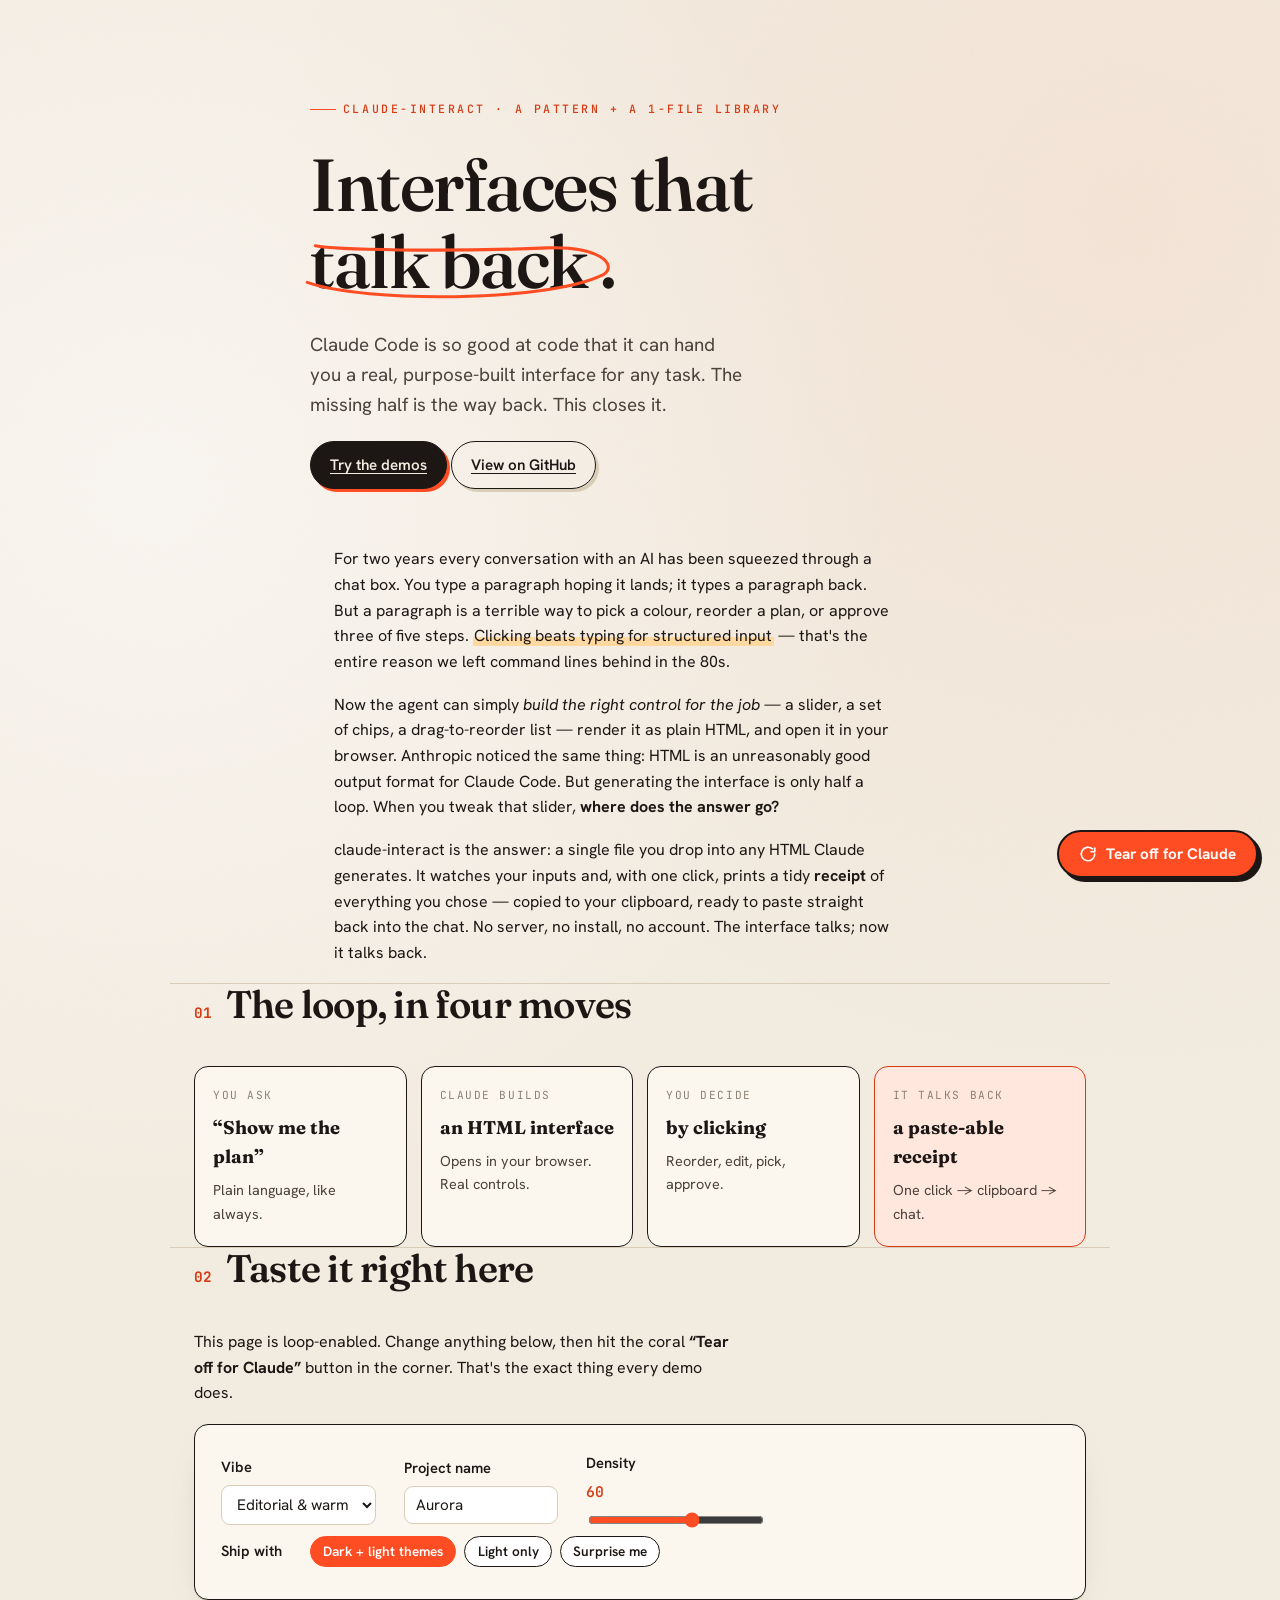
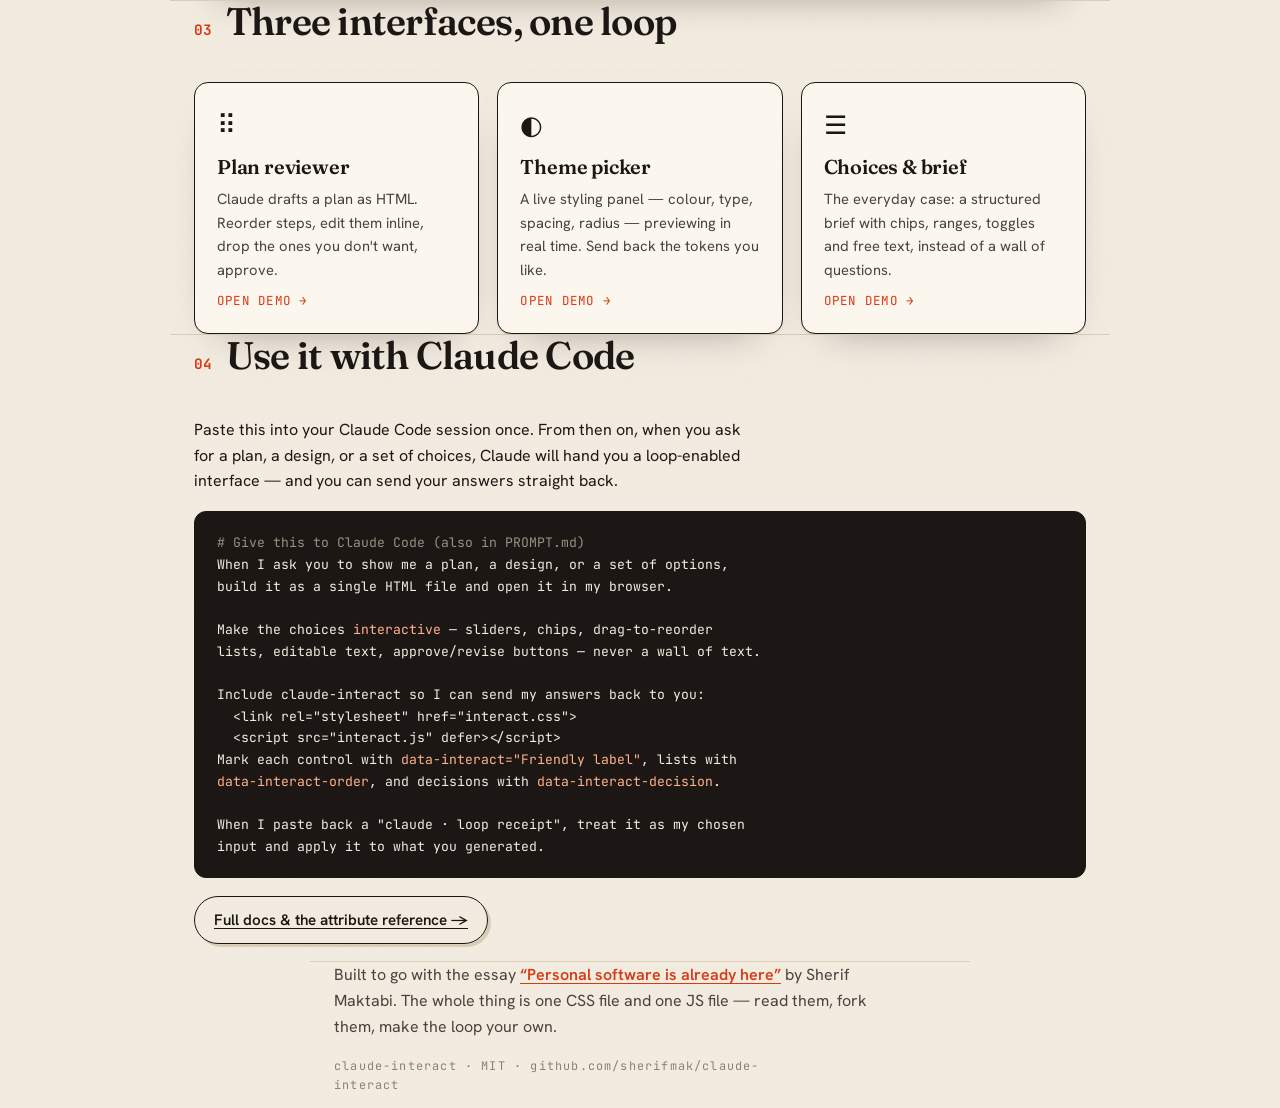
<file: index.html>
<!DOCTYPE html>
<html lang="en">
<head>
<meta charset="UTF-8">
<meta name="viewport" content="width=device-width, initial-scale=1.0">
<title>claude-interact · interfaces that talk back</title>
<meta name="description" content="Claude Code is so good at HTML it can hand you a real interface for any task. claude-interact closes the missing half of the loop: a clean way to send your clicks, edits, and choices back to the chat.">
<link rel="stylesheet" href="interact.css">
<style>
  /* page-specific layout */
  header.hero { padding: 92px 0 40px; }
  .hero h1 { margin-top: .15em; }
  .hero .lead { max-width: 40ch; }
  .loopword { position: relative; white-space: nowrap; }
  .loopword svg { position:absolute; left:-6%; top:-12%; width:112%; height:130%; pointer-events:none; }
  .loopword svg path { fill:none; stroke:var(--coral); stroke-width:3; stroke-linecap:round;
    stroke-dasharray: 620; stroke-dashoffset: 620; animation: draw 1.1s .5s ease forwards; }
  @keyframes draw { to { stroke-dashoffset: 0; } }

  section { padding: 46px 0; border-top: 1.5px solid var(--line); }
  .section-head { display:flex; align-items:baseline; gap:14px; margin-bottom: 26px; flex-wrap:wrap;}
  .num { font-family:var(--mono); color:var(--coral-deep); font-weight:700; font-size:.9rem; }

  /* the loop diagram */
  .loop-flow { display:grid; grid-template-columns: 1fr; gap:14px; counter-reset: s; }
  @media (min-width:760px){ .loop-flow{ grid-template-columns: repeat(4,1fr);} }
  .loop-step { background:var(--card); border:1.5px solid var(--ink); border-radius:var(--radius);
    padding:20px 18px; position:relative; }
  .loop-step .k { font-family:var(--mono); font-size:.7rem; letter-spacing:.14em; color:var(--ink-faint);
    text-transform:uppercase; display:block; margin-bottom:8px; }
  .loop-step b { font-family:var(--display); font-size:1.15rem; display:block; }
  .loop-step.is-back { background: var(--coral-wash); border-color: var(--coral-deep); }

  /* live taste strip */
  .taste { background:var(--card); border:1.5px solid var(--ink); border-radius:var(--radius);
    padding:26px; box-shadow:var(--shadow); }
  .taste .row { display:flex; flex-wrap:wrap; gap:18px 28px; align-items:center; margin-bottom:6px;}
  .taste label.f { display:flex; flex-direction:column; gap:6px; font-weight:600; font-size:.92rem; }
  .taste select, .taste input[type=text]{ font-family:var(--ui); font-size:.95rem; padding:.55em .7em;
    border:1.5px solid var(--line); border-radius:9px; background:#fff; color:var(--ink); }
  .taste input[type=range]{ accent-color: var(--coral); }
  .chip-row{ display:flex; gap:8px; flex-wrap:wrap; }
  .chip{ border:1.5px solid var(--ink); background:#fff; border-radius:100px; padding:.4em .9em;
    font-weight:600; font-size:.85rem; cursor:pointer; font-family:var(--ui); color:var(--ink);}
  .chip.is-active{ background:var(--coral); color:#fff; border-color:var(--coral);}

  /* gallery */
  .gallery{ display:grid; gap:18px; grid-template-columns:1fr; }
  @media(min-width:720px){ .gallery{ grid-template-columns:repeat(3,1fr);} }
  .demo-card{ display:flex; flex-direction:column; gap:10px; text-decoration:none; color:inherit;
    background:var(--card); border:1.5px solid var(--ink); border-radius:var(--radius); padding:22px;
    box-shadow:var(--shadow); transition:transform .14s, box-shadow .14s; }
  .demo-card:hover{ transform:translate(-2px,-2px); box-shadow:6px 8px 0 var(--coral); }
  .demo-card .glyph{ font-family:var(--mono); font-size:1.6rem; }
  .demo-card h3{ margin:0; }
  .demo-card p{ margin:0; color:var(--ink-soft); font-size:.92rem; }
  .demo-card .go{ margin-top:auto; font-family:var(--mono); font-size:.78rem; letter-spacing:.1em;
    text-transform:uppercase; color:var(--coral-deep); }

  pre.code{ background:#1c1714; color:#f3ece0; font-family:var(--mono); font-size:.82rem; line-height:1.65;
    padding:20px 22px; border-radius:12px; overflow:auto; border:1.5px solid var(--ink); position:relative;}
  pre.code .c{ color:#9a8f80; }
  pre.code .a{ color:#ffb38a; }

  footer{ padding:54px 0 80px; border-top:1.5px solid var(--line); color:var(--ink-soft);}
  footer a{ font-weight:600; }
  .credit{ font-family:var(--mono); font-size:.74rem; letter-spacing:.1em; color:var(--ink-faint); }
</style>
</head>
<body>

<header class="hero wrap narrow">
  <span class="eyebrow">claude-interact · a pattern + a 1-file library</span>
  <h1>Interfaces that <span class="loopword">talk back
    <svg viewBox="0 0 320 80" aria-hidden="true"><path d="M14 58 C70 78 250 78 306 50 C320 40 300 22 250 24 C150 28 40 26 22 22"/></svg>
  </span>.</h1>
  <p class="lead">Claude Code is so good at code that it can hand you a real, purpose-built
  interface for any task. The missing half is the way back. This closes it.</p>
  <p><a class="btn" href="#gallery">Try the demos</a>
     <a class="btn btn--ghost" href="https://github.com/sherifmak/claude-interact" target="_blank" rel="noopener">View on GitHub</a></p>
</header>

<div class="wrap narrow">
  <p>For two years every conversation with an AI has been squeezed through a chat box. You type a
  paragraph hoping it lands; it types a paragraph back. But a paragraph is a terrible way to pick a
  colour, reorder a plan, or approve three of five steps. <span class="mark">Clicking beats typing for
  structured input</span> — that's the entire reason we left command lines behind in the 80s.</p>

  <p>Now the agent can simply <em>build the right control for the job</em> — a slider, a set of chips,
  a drag-to-reorder list — render it as plain HTML, and open it in your browser. Anthropic noticed the
  same thing: HTML is an unreasonably good output format for Claude Code. But generating the interface
  is only half a loop. When you tweak that slider, <strong>where does the answer go?</strong></p>

  <p>claude-interact is the answer: a single file you drop into any HTML Claude generates. It watches your
  inputs and, with one click, prints a tidy <strong>receipt</strong> of everything you chose — copied to
  your clipboard, ready to paste straight back into the chat. No server, no install, no account.
  The interface talks; now it talks back.</p>
</div>

<!-- THE LOOP -->
<section class="wrap">
  <div class="section-head"><span class="num">01</span><h2>The loop, in four moves</h2></div>
  <div class="loop-flow">
    <div class="loop-step"><span class="k">you ask</span><b>“Show me the plan”</b><p style="margin:8px 0 0;font-size:.9rem;color:var(--ink-soft)">Plain language, like always.</p></div>
    <div class="loop-step"><span class="k">claude builds</span><b>an HTML interface</b><p style="margin:8px 0 0;font-size:.9rem;color:var(--ink-soft)">Opens in your browser. Real controls.</p></div>
    <div class="loop-step"><span class="k">you decide</span><b>by clicking</b><p style="margin:8px 0 0;font-size:.9rem;color:var(--ink-soft)">Reorder, edit, pick, approve.</p></div>
    <div class="loop-step is-back"><span class="k">it talks back</span><b>a paste-able receipt</b><p style="margin:8px 0 0;font-size:.9rem;color:var(--ink-soft)">One click → clipboard → chat.</p></div>
  </div>
</section>

<!-- LIVE TASTE -->
<section class="wrap">
  <div class="section-head"><span class="num">02</span><h2>Taste it right here</h2></div>
  <p style="max-width:60ch">This page is loop-enabled. Change anything below, then hit the coral
  <strong>“Tear off for Claude”</strong> button in the corner. That's the exact thing every demo does.</p>
  <div class="taste" data-interact-title="claude-interact landing — live taste">
    <div class="row">
      <label class="f">Vibe
        <select data-interact="Vibe">
          <option>Editorial &amp; warm</option>
          <option>Brutalist &amp; raw</option>
          <option>Soft &amp; pastel</option>
          <option>Retro-futuristic</option>
        </select>
      </label>
      <label class="f">Project name
        <input type="text" data-interact="Project name" value="Aurora" size="14">
      </label>
      <label class="f" style="min-width:180px">Density <output id="dv" style="font-family:var(--mono);color:var(--coral-deep)">60</output>
        <input type="range" min="0" max="100" value="60" data-interact="Density"
               oninput="document.getElementById('dv').textContent=this.value">
      </label>
    </div>
    <div class="row" style="margin-top:6px">
      <span style="font-weight:600;font-size:.92rem">Ship with</span>
      <div class="chip-row" data-interact-decision="Ship with">
        <button type="button" class="chip is-active" data-interact-choice="Dark + light themes">Dark + light themes</button>
        <button type="button" class="chip" data-interact-choice="Light only">Light only</button>
        <button type="button" class="chip" data-interact-choice="Surprise me">Surprise me</button>
      </div>
    </div>
  </div>
</section>

<!-- GALLERY -->
<section class="wrap" id="gallery">
  <div class="section-head"><span class="num">03</span><h2>Three interfaces, one loop</h2></div>
  <div class="gallery">
    <a class="demo-card" href="demos/plan.html">
      <span class="glyph">⠿</span>
      <h3>Plan reviewer</h3>
      <p>Claude drafts a plan as HTML. Reorder steps, edit them inline, drop the ones you don't want, approve.</p>
      <span class="go">open demo →</span>
    </a>
    <a class="demo-card" href="demos/theme.html">
      <span class="glyph">◐</span>
      <h3>Theme picker</h3>
      <p>A live styling panel — colour, type, spacing, radius — previewing in real time. Send back the tokens you like.</p>
      <span class="go">open demo →</span>
    </a>
    <a class="demo-card" href="demos/choices.html">
      <span class="glyph">☰</span>
      <h3>Choices &amp; brief</h3>
      <p>The everyday case: a structured brief with chips, ranges, toggles and free text, instead of a wall of questions.</p>
      <span class="go">open demo →</span>
    </a>
  </div>
</section>

<!-- USE IT -->
<section class="wrap">
  <div class="section-head"><span class="num">04</span><h2>Use it with Claude Code</h2></div>
  <p style="max-width:62ch">Paste this into your Claude Code session once. From then on, when you ask for a
  plan, a design, or a set of choices, Claude will hand you a loop-enabled interface — and you can send
  your answers straight back.</p>
  <pre class="code"><span class="c"># Give this to Claude Code (also in PROMPT.md)</span>
When I ask you to show me a plan, a design, or a set of options,
build it as a single HTML file and open it in my browser.

Make the choices <span class="a">interactive</span> — sliders, chips, drag-to-reorder
lists, editable text, approve/revise buttons — never a wall of text.

Include claude-interact so I can send my answers back to you:
  &lt;link rel="stylesheet" href="interact.css"&gt;
  &lt;script src="interact.js" defer&gt;&lt;/script&gt;
Mark each control with <span class="a">data-interact="Friendly label"</span>, lists with
<span class="a">data-interact-order</span>, and decisions with <span class="a">data-interact-decision</span>.

When I paste back a "claude · loop receipt", treat it as my chosen
input and apply it to what you generated.</pre>
  <p style="margin-top:18px"><a class="btn btn--ghost" href="https://github.com/sherifmak/claude-interact#readme" target="_blank" rel="noopener">Full docs &amp; the attribute reference →</a></p>
</section>

<footer class="wrap narrow">
  <p>Built to go with the essay <a href="https://sheriff.substack.com" target="_blank" rel="noopener">“Personal software is already here”</a>
  by Sherif Maktabi. The whole thing is one CSS file and one JS file — read them, fork them, make the loop your own.</p>
  <p class="credit">claude-interact · MIT · github.com/sherifmak/claude-interact</p>
</footer>

<script src="interact.js" defer></script>
</body>
</html>
</file>
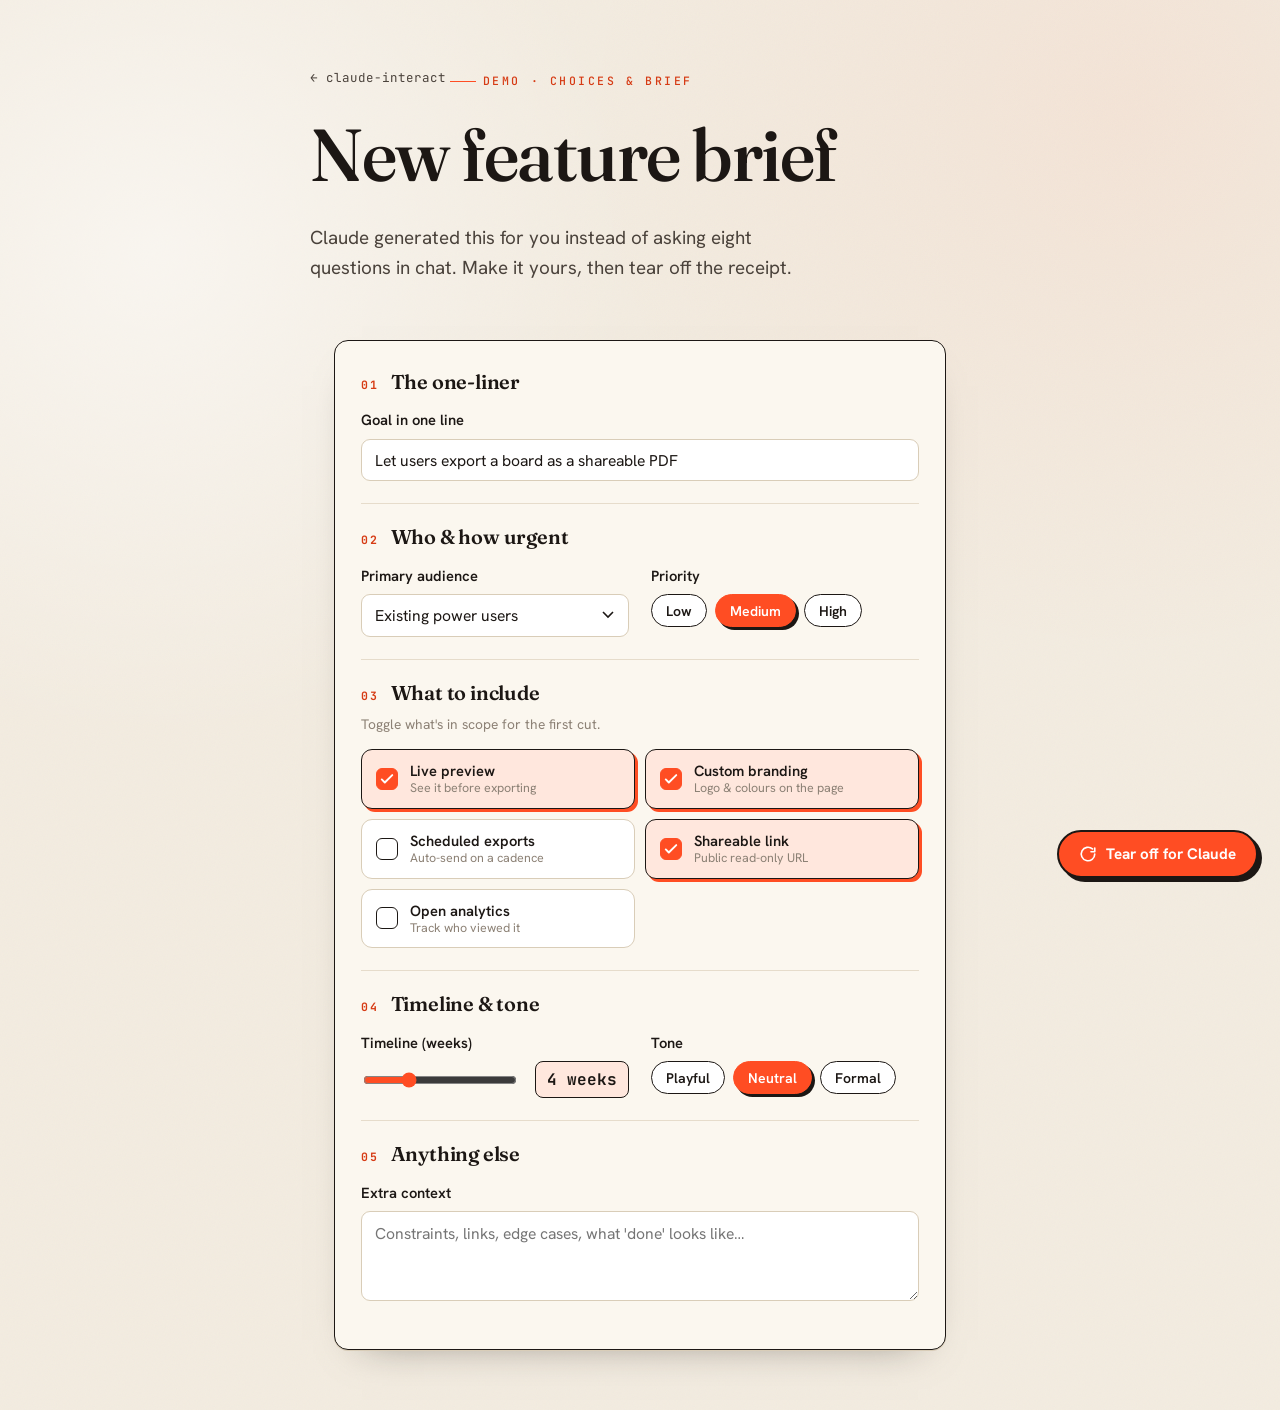
<file: demos/choices.html>
<!DOCTYPE html>
<html lang="en">
<head>
<meta charset="UTF-8">
<meta name="viewport" content="width=device-width, initial-scale=1.0">
<title>New feature brief · claude-interact</title>
<link rel="stylesheet" href="../interact.css">
<style>
  header.head { padding: 64px 0 28px; }
  .back { font-family:var(--mono); font-size:.78rem; letter-spacing:.08em; text-decoration:none;
    color:var(--ink-soft); display:inline-block; margin-bottom:28px; }
  .back:hover { color:var(--coral-deep); }
  .head .lead { max-width:46ch; }

  .brief { margin: 8px 0 60px; }

  /* sections inside the card */
  .sec { padding: 22px 0; border-top: 1.5px solid var(--line-soft); }
  .sec:first-of-type { border-top: none; padding-top: 4px; }
  .sec__head { display:flex; align-items:baseline; gap:12px; margin-bottom:14px; flex-wrap:wrap; }
  .sec__num { font-family:var(--mono); font-size:.72rem; letter-spacing:.16em; color:var(--coral-deep);
    font-weight:700; text-transform:uppercase; }
  .sec h3 { margin:0; }
  .sec__hint { font-size:.86rem; color:var(--ink-faint); margin:0; }

  /* fields */
  .field { display:flex; flex-direction:column; gap:7px; }
  .field > .lbl { font-weight:600; font-size:.92rem; }
  input[type=text], select, textarea {
    font-family:var(--ui); font-size:.98rem; padding:.62em .8em;
    border:1.5px solid var(--line); border-radius:9px; background:#fff; color:var(--ink); width:100%;
    transition: border-color .12s, box-shadow .12s;
  }
  input[type=text]:focus, select:focus, textarea:focus {
    outline:none; border-color:var(--ink); box-shadow:3px 3px 0 var(--coral);
  }
  textarea { resize:vertical; min-height:90px; line-height:1.55; }
  select { appearance:none; background-image:
    url("data:image/svg+xml,%3Csvg xmlns='http://www.w3.org/2000/svg' width='12' height='8'%3E%3Cpath d='M1 1l5 5 5-5' fill='none' stroke='%231c1714' stroke-width='1.6'/%3E%3C/svg%3E");
    background-repeat:no-repeat; background-position:right .9em center; padding-right:2.2em; }

  /* chips (priority + tone) */
  .chip-row { display:flex; gap:8px; flex-wrap:wrap; }
  .chip { border:1.5px solid var(--ink); background:#fff; border-radius:100px; padding:.45em 1em;
    font-weight:600; font-size:.88rem; cursor:pointer; font-family:var(--ui); color:var(--ink);
    transition: transform .1s, box-shadow .1s, background .12s; }
  .chip:hover { transform:translate(-1px,-1px); box-shadow:3px 3px 0 var(--line); }
  .chip.is-active { background:var(--coral); color:#fff; border-color:var(--coral); box-shadow:3px 3px 0 var(--ink); }
  .chip.is-active:hover { box-shadow:4px 4px 0 var(--ink); }

  /* range */
  .range-wrap { display:flex; align-items:center; gap:16px; }
  input[type=range] { accent-color:var(--coral); flex:1; min-width:140px; }
  .range-val { font-family:var(--mono); font-weight:700; color:var(--ink);
    border:1.5px solid var(--ink); border-radius:8px; padding:.3em .7em; min-width:5.2em; text-align:center;
    background:var(--coral-wash); white-space:nowrap; }

  /* include toggle cards */
  .toggles { display:grid; gap:10px; grid-template-columns:1fr; }
  @media(min-width:560px){ .toggles{ grid-template-columns:repeat(2,1fr);} }
  .toggle { display:flex; align-items:center; gap:12px; cursor:pointer;
    border:1.5px solid var(--line); border-radius:11px; padding:.7em .85em; background:#fff;
    transition: border-color .12s, box-shadow .12s, background .12s; user-select:none; }
  .toggle:hover { border-color:var(--ink); }
  .toggle input { position:absolute; opacity:0; width:0; height:0; }
  .toggle .box { flex:none; width:22px; height:22px; border:1.5px solid var(--ink); border-radius:6px;
    display:grid; place-items:center; background:#fff; transition: background .12s; }
  .toggle .box svg { width:14px; height:14px; opacity:0; transform:scale(.6); transition:opacity .12s, transform .12s; }
  .toggle .t { font-weight:600; font-size:.92rem; line-height:1.3; }
  .toggle .t small { display:block; font-weight:400; font-size:.78rem; color:var(--ink-faint); }
  .toggle:has(input:checked) { border-color:var(--ink); background:var(--coral-wash); box-shadow:3px 3px 0 var(--coral); }
  .toggle:has(input:checked) .box { background:var(--coral); border-color:var(--coral); }
  .toggle:has(input:checked) .box svg { opacity:1; transform:scale(1); }
  .toggle:has(input:focus-visible) { outline:2px solid var(--coral-deep); outline-offset:2px; }

  /* two-up rows that wrap on mobile */
  .grid2 { display:grid; gap:18px 22px; grid-template-columns:1fr; }
  @media(min-width:560px){ .grid2{ grid-template-columns:1fr 1fr; } }
</style>
</head>
<body>

<header class="head wrap narrow">
  <a class="back" href="../index.html">← claude-interact</a>
  <span class="eyebrow">Demo · choices &amp; brief</span>
  <h1>New feature brief</h1>
  <p class="lead">Claude generated this for you instead of asking eight questions in chat.
  Make it yours, then tear off the receipt.</p>
</header>

<main class="wrap narrow">
  <form class="card brief" data-interact-title="New feature brief" onsubmit="return false">

    <!-- 1 · GOAL -->
    <div class="sec">
      <div class="sec__head"><span class="sec__num">01</span><h3>The one-liner</h3></div>
      <label class="field">
        <span class="lbl">Goal in one line</span>
        <input type="text" data-interact="Goal in one line"
               placeholder="e.g. Let users export a board as a shareable PDF"
               value="Let users export a board as a shareable PDF">
      </label>
    </div>

    <!-- 2 · WHO + HOW URGENT -->
    <div class="sec">
      <div class="sec__head"><span class="sec__num">02</span><h3>Who &amp; how urgent</h3></div>
      <div class="grid2">
        <label class="field">
          <span class="lbl">Primary audience</span>
          <select data-interact="Primary audience">
            <option>New users in onboarding</option>
            <option selected>Existing power users</option>
            <option>Team admins</option>
            <option>External / shared viewers</option>
          </select>
        </label>
        <div class="field">
          <span class="lbl">Priority</span>
          <div class="chip-row" data-interact-decision="Priority">
            <button type="button" class="chip" data-interact-choice="Low">Low</button>
            <button type="button" class="chip is-active" data-interact-choice="Medium">Medium</button>
            <button type="button" class="chip" data-interact-choice="High">High</button>
          </div>
        </div>
      </div>
    </div>

    <!-- 3 · INCLUDE -->
    <div class="sec">
      <div class="sec__head">
        <span class="sec__num">03</span><h3>What to include</h3>
      </div>
      <p class="sec__hint" style="margin:-6px 0 14px">Toggle what's in scope for the first cut.</p>
      <div class="toggles">
        <label class="toggle">
          <input type="checkbox" checked data-interact="Include: Live preview" data-interact-on="yes" data-interact-off="skip">
          <span class="box" aria-hidden="true"><svg viewBox="0 0 16 16"><path d="M2 8.5l3.5 3.5L14 3.5" fill="none" stroke="#fff" stroke-width="2.2" stroke-linecap="round" stroke-linejoin="round"/></svg></span>
          <span class="t">Live preview <small>See it before exporting</small></span>
        </label>
        <label class="toggle">
          <input type="checkbox" checked data-interact="Include: Custom branding" data-interact-on="yes" data-interact-off="skip">
          <span class="box" aria-hidden="true"><svg viewBox="0 0 16 16"><path d="M2 8.5l3.5 3.5L14 3.5" fill="none" stroke="#fff" stroke-width="2.2" stroke-linecap="round" stroke-linejoin="round"/></svg></span>
          <span class="t">Custom branding <small>Logo &amp; colours on the page</small></span>
        </label>
        <label class="toggle">
          <input type="checkbox" data-interact="Include: Scheduled exports" data-interact-on="yes" data-interact-off="skip">
          <span class="box" aria-hidden="true"><svg viewBox="0 0 16 16"><path d="M2 8.5l3.5 3.5L14 3.5" fill="none" stroke="#fff" stroke-width="2.2" stroke-linecap="round" stroke-linejoin="round"/></svg></span>
          <span class="t">Scheduled exports <small>Auto-send on a cadence</small></span>
        </label>
        <label class="toggle">
          <input type="checkbox" checked data-interact="Include: Shareable link" data-interact-on="yes" data-interact-off="skip">
          <span class="box" aria-hidden="true"><svg viewBox="0 0 16 16"><path d="M2 8.5l3.5 3.5L14 3.5" fill="none" stroke="#fff" stroke-width="2.2" stroke-linecap="round" stroke-linejoin="round"/></svg></span>
          <span class="t">Shareable link <small>Public read-only URL</small></span>
        </label>
        <label class="toggle">
          <input type="checkbox" data-interact="Include: Analytics" data-interact-on="yes" data-interact-off="skip">
          <span class="box" aria-hidden="true"><svg viewBox="0 0 16 16"><path d="M2 8.5l3.5 3.5L14 3.5" fill="none" stroke="#fff" stroke-width="2.2" stroke-linecap="round" stroke-linejoin="round"/></svg></span>
          <span class="t">Open analytics <small>Track who viewed it</small></span>
        </label>
      </div>
    </div>

    <!-- 4 · TIMELINE + TONE -->
    <div class="sec">
      <div class="sec__head"><span class="sec__num">04</span><h3>Timeline &amp; tone</h3></div>
      <div class="grid2">
        <div class="field">
          <span class="lbl">Timeline (weeks)</span>
          <div class="range-wrap">
            <input type="range" min="1" max="12" value="4" data-interact="Timeline (weeks)"
                   id="tl" oninput="syncTimeline()">
            <span class="range-val" id="tlv">4 weeks</span>
          </div>
        </div>
        <div class="field">
          <span class="lbl">Tone</span>
          <div class="chip-row" data-interact-decision="Tone">
            <button type="button" class="chip" data-interact-choice="Playful">Playful</button>
            <button type="button" class="chip is-active" data-interact-choice="Neutral">Neutral</button>
            <button type="button" class="chip" data-interact-choice="Formal">Formal</button>
          </div>
        </div>
      </div>
    </div>

    <!-- 5 · NOTES -->
    <div class="sec">
      <div class="sec__head"><span class="sec__num">05</span><h3>Anything else</h3></div>
      <label class="field">
        <span class="lbl">Extra context</span>
        <textarea data-interact="Extra context"
          placeholder="Constraints, links, edge cases, what 'done' looks like…"></textarea>
      </label>
    </div>

  </form>
</main>

<script src="../interact.js" defer></script>
<script>
  function syncTimeline(){
    var n = document.getElementById('tl').value;
    document.getElementById('tlv').textContent = n + (n === '1' ? ' week' : ' weeks');
  }
  syncTimeline();
  window.addEventListener('DOMContentLoaded', function(){
    if (window.Interact && Interact.config) Interact.config({ title: 'New feature brief' });
  });
</script>
</body>
</html>
</file>
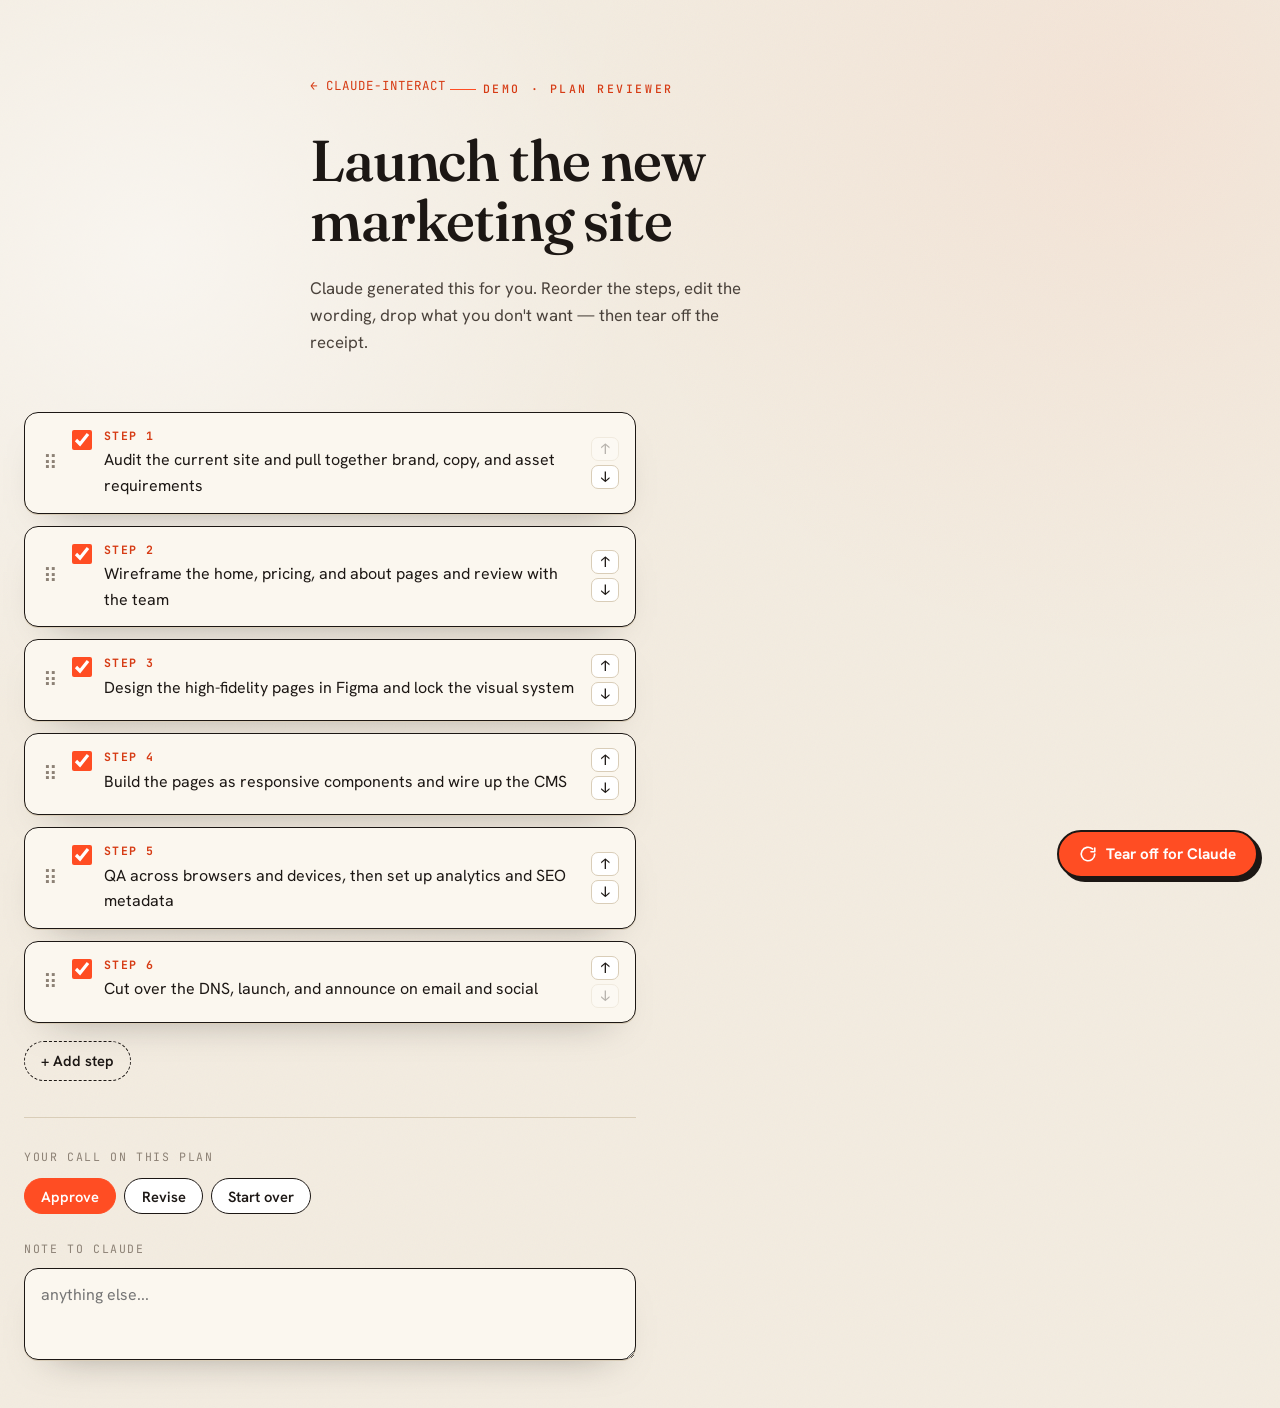
<file: demos/plan.html>
<!DOCTYPE html>
<html lang="en">
<head>
<meta charset="UTF-8">
<meta name="viewport" content="width=device-width, initial-scale=1.0">
<title>Plan reviewer · claude-interact</title>
<link rel="stylesheet" href="../interact.css">
<style>
  header.head { padding: 72px 0 30px; }
  .backlink { font-family: var(--mono); font-size: .78rem; letter-spacing: .08em;
    text-transform: uppercase; text-decoration: none; display: inline-block; margin-bottom: 28px; }
  .backlink:hover { text-decoration: underline; }
  .head h1 { margin-top: .12em; font-size: clamp(2.3rem, 6vw, 3.6rem); }
  .frame { color: var(--ink-soft); font-size: 1.05rem; max-width: 52ch; }

  .plan { margin: 8px 0 40px; }

  /* the step list */
  ol.steps { list-style: none; margin: 0 0 18px; padding: 0; counter-reset: step; }
  li.step {
    counter-increment: step;
    display: grid;
    grid-template-columns: auto auto 1fr auto;
    align-items: start;
    gap: 12px;
    background: var(--card);
    border: 1.5px solid var(--ink);
    border-radius: var(--radius);
    padding: 14px 16px;
    margin-bottom: 12px;
    box-shadow: var(--shadow);
    transition: transform .12s ease, box-shadow .12s ease, opacity .15s, background .15s;
  }
  li.step.dragging { opacity: .55; box-shadow: 5px 6px 0 var(--coral); cursor: grabbing; }
  li.step.over { transform: translateY(2px); box-shadow: -2px 6px 0 var(--coral); }
  li.step.removed { background: var(--paper-2); }
  li.step.removed .step__text { text-decoration: line-through; color: var(--ink-faint); }
  li.step.removed .step__num { opacity: .4; }

  .step__handle {
    font-family: var(--mono); font-size: 1.25rem; line-height: 1.4;
    color: var(--ink-faint); cursor: grab; user-select: none;
    align-self: center; padding: 0 2px;
  }
  .step__handle:active { cursor: grabbing; }

  .step__check { display: flex; align-items: center; padding-top: 3px; }
  .step__check input[type=checkbox] {
    width: 20px; height: 20px; accent-color: var(--coral); cursor: pointer; margin: 0;
  }

  .step__body { min-width: 0; }
  .step__num {
    font-family: var(--mono); font-size: .72rem; letter-spacing: .12em;
    color: var(--coral-deep); font-weight: 700; display: block; margin-bottom: 2px;
  }
  .step__num::before { content: "STEP " counter(step); }
  .step__text {
    font-family: var(--ui); font-size: 1rem; line-height: 1.5; color: var(--ink);
    outline: none; border-radius: 6px; padding: 2px 4px; margin: 0 -4px;
  }
  .step__text:focus { background: var(--coral-wash); box-shadow: 0 0 0 1.5px var(--coral); }

  .step__moves { display: flex; flex-direction: column; gap: 4px; align-self: center; }
  .imove {
    font-family: var(--mono); font-size: .9rem; line-height: 1;
    width: 28px; height: 24px; border: 1.5px solid var(--line);
    background: #fff; color: var(--ink); border-radius: 7px; cursor: pointer;
    display: flex; align-items: center; justify-content: center; padding: 0;
    transition: border-color .12s, background .12s;
  }
  .imove:hover:not(:disabled) { border-color: var(--ink); background: var(--coral-wash); }
  .imove:disabled { opacity: .3; cursor: not-allowed; }
  .imove:focus-visible { outline: 2px solid var(--coral); outline-offset: 1px; }

  .addbtn {
    font-family: var(--ui); font-weight: 600; font-size: .92rem;
    border: 1.5px dashed var(--ink); background: transparent; color: var(--ink);
    padding: .65em 1.1em; border-radius: 100px; cursor: pointer;
    display: inline-flex; align-items: center; gap: .5em;
    transition: background .15s, box-shadow .12s, transform .12s;
  }
  .addbtn:hover { background: var(--coral-wash); box-shadow: 3px 3px 0 var(--coral); transform: translate(-1px,-1px); }

  /* decision + note panel */
  .verdict { margin-top: 36px; border-top: 1.5px solid var(--line); padding-top: 30px; }
  .verdict .qline {
    font-family: var(--mono); font-size: .72rem; letter-spacing: .14em;
    text-transform: uppercase; color: var(--ink-faint); margin: 0 0 12px;
  }
  .chip-row { display: flex; gap: 8px; flex-wrap: wrap; margin-bottom: 26px; }
  .chip {
    border: 1.5px solid var(--ink); background: #fff; border-radius: 100px;
    padding: .5em 1.1em; font-weight: 600; font-size: .92rem; cursor: pointer;
    font-family: var(--ui); color: var(--ink); transition: background .12s, color .12s, box-shadow .12s;
  }
  .chip:hover { box-shadow: 3px 3px 0 var(--coral); }
  .chip.is-active { background: var(--coral); color: #fff; border-color: var(--coral); }
  .chip:focus-visible { outline: 2px solid var(--coral-deep); outline-offset: 2px; }

  .note label { font-family: var(--mono); font-size: .72rem; letter-spacing: .14em;
    text-transform: uppercase; color: var(--ink-faint); display: block; margin-bottom: 10px; }
  textarea.note__box {
    width: 100%; min-height: 92px; resize: vertical; font-family: var(--ui);
    font-size: 1rem; line-height: 1.55; color: var(--ink); padding: 14px 16px;
    border: 1.5px solid var(--ink); border-radius: var(--radius); background: var(--card);
    box-shadow: var(--shadow);
  }
  textarea.note__box:focus { outline: none; box-shadow: 3px 3px 0 var(--coral); }

  @media (max-width: 560px) {
    li.step { grid-template-columns: auto 1fr auto; }
    .step__check { grid-row: 1; }
  }
</style>
</head>
<body>

<header class="head wrap narrow">
  <a class="backlink" href="../index.html">← claude-interact</a>
  <span class="eyebrow">demo · plan reviewer</span>
  <h1>Launch the new marketing site</h1>
  <p class="frame">Claude generated this for you. Reorder the steps, edit the wording, drop what you don't want — then tear off the receipt.</p>
</header>

<main class="wrap narrow plan">
  <ol class="steps" id="steps" data-interact-order="Step order">
    <li class="step" draggable="true" data-interact-item>
      <span class="step__handle" aria-hidden="true">⠿</span>
      <span class="step__check"><input type="checkbox" data-interact-toggle checked aria-label="Keep this step"></span>
      <span class="step__body">
        <span class="step__num"></span>
        <span class="step__text" data-interact-text contenteditable="true">Audit the current site and pull together brand, copy, and asset requirements</span>
      </span>
      <span class="step__moves">
        <button type="button" class="imove up" aria-label="Move step up">↑</button>
        <button type="button" class="imove down" aria-label="Move step down">↓</button>
      </span>
    </li>
    <li class="step" draggable="true" data-interact-item>
      <span class="step__handle" aria-hidden="true">⠿</span>
      <span class="step__check"><input type="checkbox" data-interact-toggle checked aria-label="Keep this step"></span>
      <span class="step__body">
        <span class="step__num"></span>
        <span class="step__text" data-interact-text contenteditable="true">Wireframe the home, pricing, and about pages and review with the team</span>
      </span>
      <span class="step__moves">
        <button type="button" class="imove up" aria-label="Move step up">↑</button>
        <button type="button" class="imove down" aria-label="Move step down">↓</button>
      </span>
    </li>
    <li class="step" draggable="true" data-interact-item>
      <span class="step__handle" aria-hidden="true">⠿</span>
      <span class="step__check"><input type="checkbox" data-interact-toggle checked aria-label="Keep this step"></span>
      <span class="step__body">
        <span class="step__num"></span>
        <span class="step__text" data-interact-text contenteditable="true">Design the high-fidelity pages in Figma and lock the visual system</span>
      </span>
      <span class="step__moves">
        <button type="button" class="imove up" aria-label="Move step up">↑</button>
        <button type="button" class="imove down" aria-label="Move step down">↓</button>
      </span>
    </li>
    <li class="step" draggable="true" data-interact-item>
      <span class="step__handle" aria-hidden="true">⠿</span>
      <span class="step__check"><input type="checkbox" data-interact-toggle checked aria-label="Keep this step"></span>
      <span class="step__body">
        <span class="step__num"></span>
        <span class="step__text" data-interact-text contenteditable="true">Build the pages as responsive components and wire up the CMS</span>
      </span>
      <span class="step__moves">
        <button type="button" class="imove up" aria-label="Move step up">↑</button>
        <button type="button" class="imove down" aria-label="Move step down">↓</button>
      </span>
    </li>
    <li class="step" draggable="true" data-interact-item>
      <span class="step__handle" aria-hidden="true">⠿</span>
      <span class="step__check"><input type="checkbox" data-interact-toggle checked aria-label="Keep this step"></span>
      <span class="step__body">
        <span class="step__num"></span>
        <span class="step__text" data-interact-text contenteditable="true">QA across browsers and devices, then set up analytics and SEO metadata</span>
      </span>
      <span class="step__moves">
        <button type="button" class="imove up" aria-label="Move step up">↑</button>
        <button type="button" class="imove down" aria-label="Move step down">↓</button>
      </span>
    </li>
    <li class="step" draggable="true" data-interact-item>
      <span class="step__handle" aria-hidden="true">⠿</span>
      <span class="step__check"><input type="checkbox" data-interact-toggle checked aria-label="Keep this step"></span>
      <span class="step__body">
        <span class="step__num"></span>
        <span class="step__text" data-interact-text contenteditable="true">Cut over the DNS, launch, and announce on email and social</span>
      </span>
      <span class="step__moves">
        <button type="button" class="imove up" aria-label="Move step up">↑</button>
        <button type="button" class="imove down" aria-label="Move step down">↓</button>
      </span>
    </li>
  </ol>

  <button type="button" class="addbtn" id="addStep">+ Add step</button>

  <section class="verdict">
    <p class="qline">Your call on this plan</p>
    <div class="chip-row" data-interact-decision="Decision">
      <button type="button" class="chip is-active" data-interact-choice="Approve">Approve</button>
      <button type="button" class="chip" data-interact-choice="Revise">Revise</button>
      <button type="button" class="chip" data-interact-choice="Start over">Start over</button>
    </div>

    <div class="note">
      <label for="note">Note to Claude</label>
      <textarea id="note" class="note__box" data-interact="Note to Claude" placeholder="anything else..."></textarea>
    </div>
  </section>
</main>

<script src="../interact.js"></script>
<script>
  Interact.config({ title: 'Plan reviewer' });

  var list = document.getElementById('steps');

  /* ---------- removed-row dimming ---------- */
  function syncRow(li) {
    var cb = li.querySelector('[data-interact-toggle]');
    li.classList.toggle('removed', !cb.checked);
  }

  /* ---------- enable/disable up/down at the ends ---------- */
  function refreshMoves() {
    var rows = Array.prototype.slice.call(list.querySelectorAll('li.step'));
    rows.forEach(function (li, i) {
      li.querySelector('.imove.up').disabled = (i === 0);
      li.querySelector('.imove.down').disabled = (i === rows.length - 1);
    });
  }

  /* ---------- wire a single row ---------- */
  function wire(li) {
    var cb = li.querySelector('[data-interact-toggle]');
    cb.addEventListener('change', function () { syncRow(li); });
    syncRow(li);

    li.querySelector('.imove.up').addEventListener('click', function () {
      var prev = li.previousElementSibling;
      if (prev) { list.insertBefore(li, prev); refreshMoves(); li.querySelector('.imove.up').focus(); }
    });
    li.querySelector('.imove.down').addEventListener('click', function () {
      var next = li.nextElementSibling;
      if (next) { list.insertBefore(next, li); refreshMoves(); li.querySelector('.imove.down').focus(); }
    });

    /* drag-to-reorder */
    li.addEventListener('dragstart', function (e) {
      dragEl = li;
      li.classList.add('dragging');
      e.dataTransfer.effectAllowed = 'move';
      try { e.dataTransfer.setData('text/plain', ''); } catch (err) {}
    });
    li.addEventListener('dragend', function () {
      li.classList.remove('dragging');
      Array.prototype.forEach.call(list.querySelectorAll('.over'), function (n) { n.classList.remove('over'); });
      refreshMoves();
    });
    li.addEventListener('dragover', function (e) {
      e.preventDefault();
      e.dataTransfer.dropEffect = 'move';
      if (!dragEl || dragEl === li) return;
      var rect = li.getBoundingClientRect();
      var after = (e.clientY - rect.top) > rect.height / 2;
      li.classList.add('over');
      if (after) { list.insertBefore(dragEl, li.nextElementSibling); }
      else { list.insertBefore(dragEl, li); }
    });
    li.addEventListener('dragleave', function () { li.classList.remove('over'); });
    li.addEventListener('drop', function (e) { e.preventDefault(); li.classList.remove('over'); });
  }

  var dragEl = null;

  Array.prototype.forEach.call(list.querySelectorAll('li.step'), wire);
  refreshMoves();

  /* ---------- add step ---------- */
  document.getElementById('addStep').addEventListener('click', function () {
    var li = document.createElement('li');
    li.className = 'step';
    li.setAttribute('draggable', 'true');
    li.setAttribute('data-interact-item', '');
    li.innerHTML =
      '<span class="step__handle" aria-hidden="true">⠿</span>' +
      '<span class="step__check"><input type="checkbox" data-interact-toggle checked aria-label="Keep this step"></span>' +
      '<span class="step__body">' +
        '<span class="step__num"></span>' +
        '<span class="step__text" data-interact-text contenteditable="true">New step — describe it</span>' +
      '</span>' +
      '<span class="step__moves">' +
        '<button type="button" class="imove up" aria-label="Move step up">↑</button>' +
        '<button type="button" class="imove down" aria-label="Move step down">↓</button>' +
      '</span>';
    list.appendChild(li);
    wire(li);
    refreshMoves();
    var txt = li.querySelector('.step__text');
    txt.focus();
    var r = document.createRange();
    r.selectNodeContents(txt);
    var sel = window.getSelection();
    sel.removeAllRanges();
    sel.addRange(r);
  });
</script>
</body>
</html>
</file>
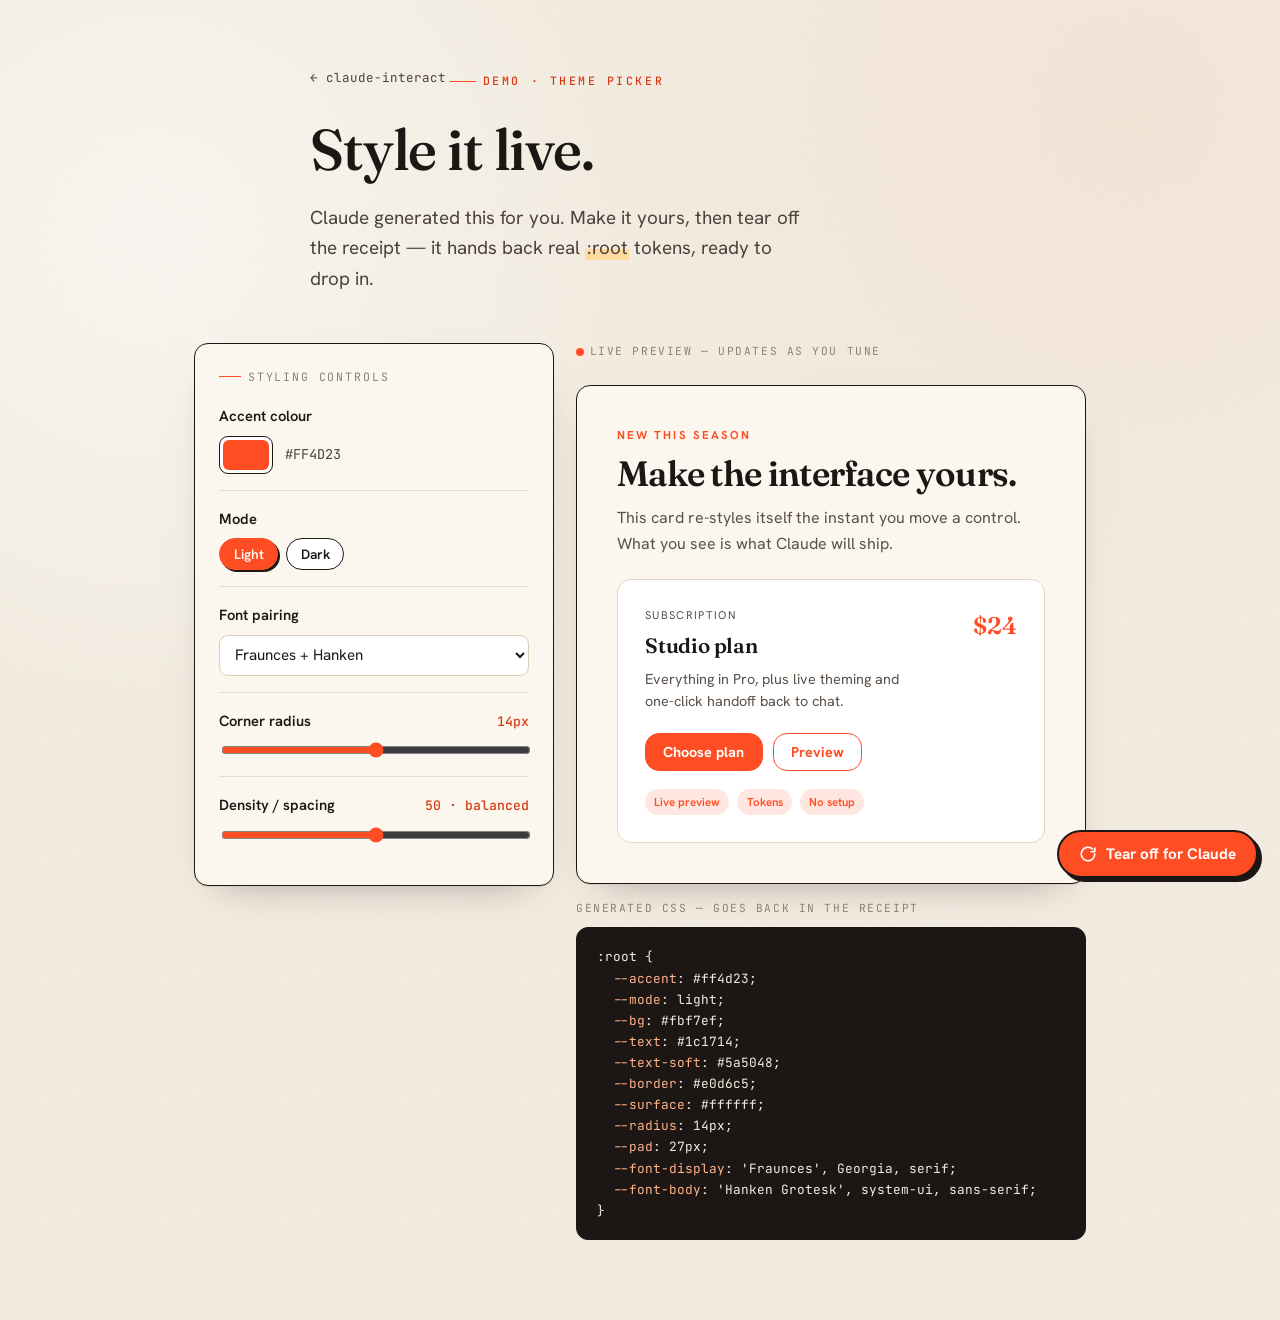
<file: demos/theme.html>
<!DOCTYPE html>
<html lang="en">
<head>
<meta charset="UTF-8">
<meta name="viewport" content="width=device-width, initial-scale=1.0">
<title>Theme picker · claude-interact</title>
<meta name="description" content="A live styling panel Claude handed you. Tune the accent, mode, type, radius and spacing — watch the preview update in real time — then tear off the CSS tokens.">
<link rel="stylesheet" href="../interact.css">
<style>
  header.demo-head { padding: 64px 0 28px; }
  header.demo-head .back { font-family:var(--mono); font-size:.78rem; letter-spacing:.08em;
    text-decoration:none; color:var(--ink-soft); display:inline-block; margin-bottom:26px; }
  header.demo-head .back:hover { color:var(--coral-deep); }
  header.demo-head h1 { margin-top:.1em; font-size:clamp(2.2rem,6vw,3.6rem); }
  header.demo-head .lead { max-width:46ch; }

  .studio { display:grid; gap:22px; grid-template-columns:1fr; align-items:start;
    padding-bottom:80px; }
  @media (min-width:880px){ .studio{ grid-template-columns: 360px 1fr; } }

  /* ---- control panel ---- */
  .panel { background:var(--card); border:1.5px solid var(--ink); border-radius:var(--radius);
    padding:24px; box-shadow:var(--shadow); }
  .panel__title { font-family:var(--mono); font-size:.72rem; letter-spacing:.16em;
    text-transform:uppercase; color:var(--ink-faint); margin:0 0 18px; display:flex;
    align-items:center; gap:.6em; }
  .panel__title::before{ content:""; width:22px; height:1px; background:var(--coral); }

  .ctrl { display:flex; flex-direction:column; gap:8px; padding:16px 0;
    border-top:1.5px solid var(--line-soft); }
  .ctrl:first-of-type { border-top:0; padding-top:0; }
  .ctrl > .lbl { display:flex; justify-content:space-between; align-items:baseline;
    font-weight:600; font-size:.92rem; gap:10px; }
  .ctrl .val { font-family:var(--mono); font-size:.82rem; color:var(--coral-deep);
    font-weight:500; }

  .swatch { display:flex; align-items:center; gap:12px; }
  input[type=color]{ -webkit-appearance:none; appearance:none; width:54px; height:38px;
    padding:0; border:1.5px solid var(--ink); border-radius:9px; background:#fff; cursor:pointer; }
  input[type=color]::-webkit-color-swatch-wrapper{ padding:3px; }
  input[type=color]::-webkit-color-swatch{ border:0; border-radius:6px; }
  input[type=color]::-moz-color-swatch{ border:0; border-radius:6px; }
  .swatch code { font-family:var(--mono); font-size:.85rem; color:var(--ink-soft);
    text-transform:uppercase; }

  select { font-family:var(--ui); font-size:.95rem; padding:.55em .7em; width:100%;
    border:1.5px solid var(--line); border-radius:9px; background:#fff; color:var(--ink); cursor:pointer; }
  input[type=range]{ accent-color:var(--coral); width:100%; }

  .chip-row{ display:flex; gap:8px; flex-wrap:wrap; }
  .chip{ border:1.5px solid var(--ink); background:#fff; border-radius:100px; padding:.45em 1em;
    font-weight:600; font-size:.85rem; cursor:pointer; font-family:var(--ui); color:var(--ink);
    transition:transform .1s, box-shadow .1s; }
  .chip:hover{ transform:translate(-1px,-1px); box-shadow:2px 2px 0 var(--line); }
  .chip.is-active{ background:var(--coral); color:#fff; border-color:var(--coral); box-shadow:2px 2px 0 var(--ink); }

  /* ---- live preview surface ---- */
  .stage { display:flex; flex-direction:column; gap:12px; }
  .stage__tag { font-family:var(--mono); font-size:.7rem; letter-spacing:.14em;
    text-transform:uppercase; color:var(--ink-faint); display:flex; align-items:center; gap:.5em; }
  .stage__tag .dot{ width:8px; height:8px; border-radius:50%; background:var(--coral);
    box-shadow:0 0 0 3px var(--coral-wash); }

  /* the preview owns its own CSS vars; controls rewrite them */
  .preview {
    --accent:#ff4d23;
    --pv-bg:#fbf7ef;
    --pv-ink:#1c1714;
    --pv-soft:#5a5048;
    --pv-line:#e0d6c5;
    --pv-card:#ffffff;
    --pv-radius:14px;
    --pv-pad:26px;
    --pv-font:'Hanken Grotesk', system-ui, sans-serif;
    --pv-display:'Fraunces', Georgia, serif;
    background:var(--pv-bg); color:var(--pv-ink);
    border:1.5px solid var(--ink); border-radius:var(--radius);
    padding:clamp(20px,4vw,40px); box-shadow:var(--shadow);
    font-family:var(--pv-font);
    transition:background .25s ease, color .25s ease;
  }
  .preview .kicker{ font-family:var(--pv-font); font-size:.72rem; letter-spacing:.18em;
    text-transform:uppercase; color:var(--accent); font-weight:700; margin:0 0 12px; }
  .preview h2.pv-title{ font-family:var(--pv-display); color:var(--pv-ink); line-height:1.05;
    letter-spacing:-.02em; margin:0 0 .35em; font-size:clamp(1.6rem,4vw,2.2rem); }
  .preview p.pv-body{ font-family:var(--pv-font); color:var(--pv-soft); max-width:46ch;
    margin:0 0 22px; line-height:1.6; }

  .preview .pv-card{ background:var(--pv-card); border:1.5px solid var(--pv-line);
    border-radius:var(--pv-radius); padding:var(--pv-pad);
    transition:border-radius .2s ease, padding .2s ease, background .25s ease, border-color .25s ease; }
  .preview .pv-card .pv-row{ display:flex; align-items:flex-start; justify-content:space-between; gap:16px; }
  .preview .pv-eyebrow{ font-family:var(--pv-font); font-size:.7rem; letter-spacing:.12em;
    text-transform:uppercase; color:var(--pv-soft); margin:0 0 4px; }
  .preview .pv-name{ font-family:var(--pv-display); font-weight:600; font-size:1.3rem;
    margin:0 0 6px; color:var(--pv-ink); letter-spacing:-.01em; }
  .preview .pv-desc{ font-family:var(--pv-font); font-size:.9rem; color:var(--pv-soft);
    margin:0; line-height:1.55; max-width:34ch; }
  .preview .pv-price{ font-family:var(--pv-display); font-weight:600; font-size:1.5rem;
    color:var(--accent); white-space:nowrap; }
  .preview .pv-actions{ display:flex; gap:10px; margin-top:20px; flex-wrap:wrap; }
  .preview .pv-btn{ font-family:var(--pv-font); font-weight:700; font-size:.9rem; cursor:pointer;
    border:1.5px solid var(--accent); border-radius:var(--pv-radius);
    padding:.65em 1.2em; transition:border-radius .2s ease, transform .1s; }
  .preview .pv-btn:hover{ transform:translateY(-1px); }
  .preview .pv-btn--fill{ background:var(--accent); color:#fff; }
  .preview .pv-btn--ghost{ background:transparent; color:var(--accent); }
  .preview .pv-tags{ display:flex; gap:8px; margin-top:18px; flex-wrap:wrap; }
  .preview .pv-tag{ font-family:var(--pv-font); font-size:.72rem; font-weight:600;
    padding:.3em .8em; border-radius:var(--pv-radius);
    color:var(--accent); background:color-mix(in srgb, var(--accent) 14%, transparent);
    transition:border-radius .2s ease; }

  /* generated token readout */
  .tokens { background:#1c1714; color:#f3ece0; font-family:var(--mono); font-size:.8rem;
    line-height:1.65; padding:18px 20px; border-radius:12px; border:1.5px solid var(--ink);
    overflow:auto; margin:0; }
  .tokens .k{ color:#ffb38a; }
  .tokens .c{ color:#9a8f80; }
  .tokens-wrap .stage__tag{ margin-bottom:0; }
</style>
</head>
<body>

<header class="demo-head wrap narrow">
  <a class="back" href="../index.html">← claude-interact</a>
  <span class="eyebrow">demo · theme picker</span>
  <h1>Style it live.</h1>
  <p class="lead">Claude generated this for you. Make it yours, then tear off the receipt —
  it hands back real <span class="mark">:root</span> tokens, ready to drop in.</p>
</header>

<div class="wrap studio">

  <!-- ============ CONTROL PANEL ============ -->
  <aside class="panel" data-interact-title="Theme picker">
    <p class="panel__title">Styling controls</p>

    <div class="ctrl">
      <span class="lbl">Accent colour</span>
      <div class="swatch">
        <input type="color" id="accent" data-interact="Accent" value="#ff4d23"
               aria-label="Accent colour">
        <code id="accentHex">#FF4D23</code>
      </div>
    </div>

    <div class="ctrl">
      <span class="lbl">Mode</span>
      <div class="chip-row" data-interact-decision="Mode">
        <button type="button" class="chip is-active" data-interact-choice="Light">Light</button>
        <button type="button" class="chip" data-interact-choice="Dark">Dark</button>
      </div>
    </div>

    <div class="ctrl">
      <span class="lbl"><label for="font">Font pairing</label></span>
      <select id="font" data-interact="Font pairing">
        <option value="fraunces-hanken">Fraunces + Hanken</option>
        <option value="serif">Serif editorial</option>
        <option value="grotesk">Grotesk modern</option>
        <option value="mono">Mono everything</option>
      </select>
    </div>

    <div class="ctrl">
      <span class="lbl">Corner radius <span class="val" id="radiusVal">14px</span></span>
      <input type="range" id="radius" data-interact="Radius" min="0" max="28" value="14"
             aria-label="Corner radius">
    </div>

    <div class="ctrl">
      <span class="lbl">Density / spacing <span class="val" id="spacingVal">50</span></span>
      <input type="range" id="spacing" data-interact="Spacing" min="0" max="100" value="50"
             aria-label="Density and spacing">
    </div>
  </aside>

  <!-- ============ LIVE PREVIEW ============ -->
  <div class="stage">
    <p class="stage__tag"><span class="dot"></span> live preview — updates as you tune</p>

    <div class="preview" id="preview">
      <p class="kicker">New this season</p>
      <h2 class="pv-title">Make the interface yours.</h2>
      <p class="pv-body">This card re-styles itself the instant you move a control.
      What you see is what Claude will ship.</p>

      <div class="pv-card">
        <div class="pv-row">
          <div>
            <p class="pv-eyebrow">Subscription</p>
            <p class="pv-name">Studio plan</p>
            <p class="pv-desc">Everything in Pro, plus live theming and one-click handoff back to chat.</p>
          </div>
          <span class="pv-price">$24</span>
        </div>
        <div class="pv-actions">
          <button type="button" class="pv-btn pv-btn--fill">Choose plan</button>
          <button type="button" class="pv-btn pv-btn--ghost">Preview</button>
        </div>
        <div class="pv-tags">
          <span class="pv-tag">Live preview</span>
          <span class="pv-tag">Tokens</span>
          <span class="pv-tag">No setup</span>
        </div>
      </div>
    </div>

    <div class="tokens-wrap">
      <p class="stage__tag" style="margin:4px 0 10px">generated css — goes back in the receipt</p>
      <pre class="tokens" id="tokens" aria-live="polite"></pre>
    </div>
  </div>

</div>

<script src="../interact.js"></script>
<script>
(function () {
  Interact.config({ title: 'Theme picker' });

  var preview   = document.getElementById('preview');
  var accent    = document.getElementById('accent');
  var accentHex = document.getElementById('accentHex');
  var font      = document.getElementById('font');
  var radius    = document.getElementById('radius');
  var radiusVal = document.getElementById('radiusVal');
  var spacing   = document.getElementById('spacing');
  var spacingVal= document.getElementById('spacingVal');
  var tokensEl  = document.getElementById('tokens');
  var modeGroup = document.querySelector('[data-interact-decision="Mode"]');

  // Mode palettes (drives preview bg + text live)
  var MODES = {
    Light: { bg:'#fbf7ef', ink:'#1c1714', soft:'#5a5048', line:'#e0d6c5', card:'#ffffff' },
    Dark:  { bg:'#1c1714', ink:'#f6efe2', soft:'#bdb2a3', line:'#3a332c', card:'#262019' }
  };

  // Font pairings (display heading / body) — only fonts already loaded by interact.css
  var FONTS = {
    'fraunces-hanken': {
      display: "'Fraunces', Georgia, serif",
      body:    "'Hanken Grotesk', system-ui, sans-serif",
      name: 'Fraunces + Hanken'
    },
    'serif': {
      display: "'Fraunces', Georgia, serif",
      body:    "'Fraunces', Georgia, serif",
      name: 'Serif editorial'
    },
    'grotesk': {
      display: "'Hanken Grotesk', system-ui, sans-serif",
      body:    "'Hanken Grotesk', system-ui, sans-serif",
      name: 'Grotesk modern'
    },
    'mono': {
      display: "'JetBrains Mono', ui-monospace, monospace",
      body:    "'JetBrains Mono', ui-monospace, monospace",
      name: 'Mono everything'
    }
  };

  function currentMode() {
    var active = modeGroup.querySelector('.is-active');
    return active ? active.getAttribute('data-interact-choice') : 'Light';
  }

  function pad(spaceVal) {
    // 0 → 14px (tight), 100 → 40px (airy)
    return Math.round(14 + (spaceVal / 100) * 26);
  }

  function render() {
    var hex   = accent.value;
    var mode  = currentMode();
    var pal   = MODES[mode] || MODES.Light;
    var pair  = FONTS[font.value] || FONTS['fraunces-hanken'];
    var rad   = parseInt(radius.value, 10);
    var space = parseInt(spacing.value, 10);
    var padPx = pad(space);

    // live preview vars
    preview.style.setProperty('--accent', hex);
    preview.style.setProperty('--pv-bg', pal.bg);
    preview.style.setProperty('--pv-ink', pal.ink);
    preview.style.setProperty('--pv-soft', pal.soft);
    preview.style.setProperty('--pv-line', pal.line);
    preview.style.setProperty('--pv-card', pal.card);
    preview.style.setProperty('--pv-radius', rad + 'px');
    preview.style.setProperty('--pv-pad', padPx + 'px');
    preview.style.setProperty('--pv-display', pair.display);
    preview.style.setProperty('--pv-font', pair.body);

    // readouts
    accentHex.textContent = hex.toUpperCase();
    radiusVal.textContent = rad + 'px';
    spacingVal.textContent = space + (space < 34 ? ' · tight' : space > 66 ? ' · airy' : ' · balanced');

    // ready-to-paste token block
    var css =
      ':root {\n' +
      '  --accent: ' + hex.toLowerCase() + ';\n' +
      '  --mode: ' + mode.toLowerCase() + ';\n' +
      '  --bg: ' + pal.bg + ';\n' +
      '  --text: ' + pal.ink + ';\n' +
      '  --text-soft: ' + pal.soft + ';\n' +
      '  --border: ' + pal.line + ';\n' +
      '  --surface: ' + pal.card + ';\n' +
      '  --radius: ' + rad + 'px;\n' +
      '  --pad: ' + padPx + 'px;\n' +
      '  --font-display: ' + pair.display + ';\n' +
      '  --font-body: ' + pair.body + ';\n' +
      '}';

    // syntax-tint the on-page readout
    tokensEl.innerHTML = css
      .replace(/(--[\w-]+)(:)/g, '<span class="k">$1</span>$2');

    // hand the raw CSS to the receipt
    Interact.value('CSS tokens', '\n' + css);
  }

  // wire every control
  accent.addEventListener('input', render);
  font.addEventListener('change', render);
  radius.addEventListener('input', render);
  spacing.addEventListener('input', render);
  // mode chips: interact.js toggles .is-active on click; re-render just after
  modeGroup.addEventListener('click', function (e) {
    if (e.target.closest('[data-interact-choice]')) setTimeout(render, 0);
  });

  render();
})();
</script>

</body>
</html>
</file>
<file: interact.css>
/* ============================================================
   claude-interact — shared design system
   Aesthetic: editorial paper + ink, single coral signal accent.
   Fonts: Fraunces (display) · Hanken Grotesk (UI) · JetBrains Mono (machine)
   ============================================================ */

@import url('https://fonts.googleapis.com/css2?family=Fraunces:opsz,wght@9..144,400..900&family=Hanken+Grotesk:wght@400;500;600;700&family=JetBrains+Mono:wght@400;500;700&display=swap');

:root {
  /* paper + ink */
  --paper:      #f3ece0;
  --paper-2:    #ece3d4;
  --card:       #fbf7ef;
  --ink:        #1c1714;
  --ink-soft:   #4a423b;
  --ink-faint:  #8c8175;
  --line:       #d9cdb8;
  --line-soft:  #e6dccb;

  /* signal accent */
  --coral:      #ff4d23;
  --coral-deep: #d63b14;
  --coral-wash: #ffe7dd;
  --mark:       #ffd9a0; /* highlighter */

  /* type */
  --display: 'Fraunces', Georgia, serif;
  --ui:      'Hanken Grotesk', system-ui, sans-serif;
  --mono:    'JetBrains Mono', ui-monospace, monospace;

  --maxw: 940px;
  --radius: 14px;
  --shadow: 0 1px 0 var(--line), 0 18px 40px -28px rgba(28,23,20,.5);
}

* { box-sizing: border-box; }

html { scroll-behavior: smooth; }

body {
  margin: 0;
  font-family: var(--ui);
  color: var(--ink);
  background-color: var(--paper);
  /* subtle paper grain via layered gradients */
  background-image:
    radial-gradient(circle at 12% 18%, rgba(255,255,255,.5), transparent 30%),
    radial-gradient(circle at 88% 8%, rgba(255,77,35,.05), transparent 32%),
    url("data:image/svg+xml,%3Csvg xmlns='http://www.w3.org/2000/svg' width='120' height='120'%3E%3Cfilter id='n'%3E%3CfeTurbulence type='fractalNoise' baseFrequency='0.9' numOctaves='2' stitchTiles='stitch'/%3E%3C/filter%3E%3Crect width='100%25' height='100%25' filter='url(%23n)' opacity='0.035'/%3E%3C/svg%3E");
  line-height: 1.6;
  -webkit-font-smoothing: antialiased;
  text-rendering: optimizeLegibility;
}

/* ---------- layout ---------- */
.wrap { max-width: var(--maxw); margin: 0 auto; padding: 0 24px; }
.narrow { max-width: 660px; }

/* ---------- type ---------- */
h1, h2, h3 { font-family: var(--display); font-weight: 600; line-height: 1.05; letter-spacing: -.02em; margin: 0 0 .4em; }
h1 { font-size: clamp(2.6rem, 7vw, 4.6rem); font-weight: 540; font-optical-sizing: auto; }
h2 { font-size: clamp(1.7rem, 4vw, 2.4rem); }
h3 { font-size: 1.25rem; letter-spacing: -.01em; }
p  { margin: 0 0 1.1em; max-width: 62ch; }
a  { color: var(--coral-deep); text-decoration-thickness: 1px; text-underline-offset: 3px; }
a:hover { color: var(--coral); }

.eyebrow {
  font-family: var(--mono);
  font-size: .72rem; letter-spacing: .22em; text-transform: uppercase;
  color: var(--coral-deep); font-weight: 500; margin: 0 0 1.4em;
  display: inline-flex; align-items: center; gap: .6em;
}
.eyebrow::before { content: ""; width: 26px; height: 1px; background: var(--coral); }

.lead { font-size: 1.18rem; color: var(--ink-soft); }
.mark { background: linear-gradient(180deg, transparent 58%, var(--mark) 58%); padding: 0 .08em; }

/* ---------- buttons ---------- */
.btn {
  font-family: var(--ui); font-weight: 600; font-size: .95rem;
  border: 1.5px solid var(--ink); background: var(--ink); color: var(--paper);
  padding: .7em 1.25em; border-radius: 100px; cursor: pointer;
  display: inline-flex; align-items: center; gap: .55em;
  transition: transform .12s ease, box-shadow .12s ease, background .15s;
  box-shadow: 3px 3px 0 var(--coral);
}
.btn:hover { transform: translate(-1px,-1px); box-shadow: 5px 5px 0 var(--coral); }
.btn:active { transform: translate(2px,2px); box-shadow: 1px 1px 0 var(--coral); }
.btn--ghost { background: transparent; color: var(--ink); box-shadow: 3px 3px 0 var(--line); }
.btn--ghost:hover { box-shadow: 5px 5px 0 var(--line); }
.btn--coral { background: var(--coral); border-color: var(--coral); color: #fff; box-shadow: 3px 3px 0 var(--ink); }

/* ---------- cards / panels ---------- */
.card {
  background: var(--card); border: 1.5px solid var(--ink); border-radius: var(--radius);
  padding: 26px; box-shadow: var(--shadow);
}
.tag {
  font-family: var(--mono); font-size: .68rem; letter-spacing: .12em; text-transform: uppercase;
  border: 1px solid var(--line); border-radius: 100px; padding: .25em .7em; color: var(--ink-soft);
  display: inline-block;
}

/* ============================================================
   THE LOOP WIDGET  (injected by interact.js)
   The "tear-off receipt" you hand back to Claude.
   ============================================================ */

.interact-bar {
  position: fixed; right: 22px; bottom: 22px; z-index: 9000;
  display: flex; align-items: center; gap: 12px;
}
.interact-bar__btn {
  font-family: var(--ui); font-weight: 700; font-size: .95rem;
  background: var(--coral); color: #fff; border: 2px solid var(--ink);
  border-radius: 100px; padding: .8em 1.3em; cursor: pointer;
  display: inline-flex; align-items: center; gap: .6em;
  box-shadow: 4px 4px 0 var(--ink);
  transition: transform .12s, box-shadow .12s;
}
.interact-bar__btn:hover { transform: translate(-1px,-1px); box-shadow: 6px 6px 0 var(--ink); }
.interact-bar__btn:active { transform: translate(2px,2px); box-shadow: 2px 2px 0 var(--ink); }
.interact-bar__btn svg { width: 18px; height: 18px; }

/* the receipt modal */
.interact-scrim {
  position: fixed; inset: 0; z-index: 9500; display: none;
  background: rgba(28,23,20,.45); backdrop-filter: blur(3px);
  align-items: center; justify-content: center; padding: 24px;
}
.interact-scrim.is-open { display: flex; animation: loop-fade .2s ease; }
@keyframes loop-fade { from { opacity: 0; } to { opacity: 1; } }

.interact-receipt {
  --tear: 12px;
  position: relative; width: min(440px, 100%); max-height: 84vh; overflow: auto;
  background: #fffdf8; color: var(--ink);
  font-family: var(--mono); font-size: 13px; line-height: 1.7;
  padding: 30px 28px 26px;
  box-shadow: 0 30px 70px -20px rgba(0,0,0,.55);
  /* perforated top + bottom tear edges */
  -webkit-mask:
    radial-gradient(var(--tear) at 50% 0, transparent 98%, #000) 0 0/24px 100% repeat-x,
    radial-gradient(var(--tear) at 50% 100%, transparent 98%, #000) 0 100%/24px 100% repeat-x,
    linear-gradient(#000,#000) 0 var(--tear)/100% calc(100% - var(--tear)*2) no-repeat;
          mask:
    radial-gradient(var(--tear) at 50% 0, transparent 98%, #000) 0 0/24px 100% repeat-x,
    radial-gradient(var(--tear) at 50% 100%, transparent 98%, #000) 0 100%/24px 100% repeat-x,
    linear-gradient(#000,#000) 0 var(--tear)/100% calc(100% - var(--tear)*2) no-repeat;
  animation: loop-print .42s cubic-bezier(.2,.9,.25,1);
  transform-origin: top center;
}
@keyframes loop-print {
  from { transform: translateY(-14px) scaleY(.4); opacity: 0; }
  to   { transform: translateY(0) scaleY(1); opacity: 1; }
}
.interact-receipt__head {
  text-align: center; border-bottom: 2px dashed var(--line); padding-bottom: 14px; margin-bottom: 14px;
}
.interact-receipt__head b { display:block; font-size: 15px; letter-spacing: .12em; text-transform: uppercase; }
.interact-receipt__head span { color: var(--ink-faint); font-size: 11px; letter-spacing: .1em; }
.interact-receipt pre { margin: 0; white-space: pre-wrap; word-break: break-word; font-family: var(--mono); }
.interact-receipt__foot {
  margin-top: 16px; padding-top: 14px; border-top: 2px dashed var(--line);
  display: flex; gap: 10px; flex-direction: column;
}
.interact-receipt__foot .btn { justify-content: center; width: 100%; }
.interact-receipt__hint { text-align:center; color: var(--ink-faint); font-size: 11px; margin: 2px 0 0; }
.interact-barcode { height: 34px; margin: 14px 0 2px; background: repeating-linear-gradient(90deg, var(--ink) 0 2px, transparent 2px 4px, var(--ink) 4px 5px, transparent 5px 9px); opacity:.85;}

.interact-toast {
  position: fixed; left: 50%; bottom: 28px; transform: translateX(-50%) translateY(20px);
  background: var(--ink); color: var(--paper); font-family: var(--ui); font-weight: 600;
  padding: .8em 1.3em; border-radius: 100px; z-index: 9600; opacity: 0; pointer-events: none;
  transition: opacity .25s, transform .25s; box-shadow: 0 10px 30px -10px rgba(0,0,0,.6);
}
.interact-toast.is-on { opacity: 1; transform: translateX(-50%) translateY(0); }

@media (max-width: 560px) {
  .interact-bar { right: 12px; bottom: 12px; left: 12px; }
  .interact-bar__btn { width: 100%; justify-content: center; }
}

/* reduced motion */
@media (prefers-reduced-motion: reduce) {
  *, ::before, ::after { animation-duration: .01ms !important; transition-duration: .01ms !important; }
  html { scroll-behavior: auto; }
}
</file>
